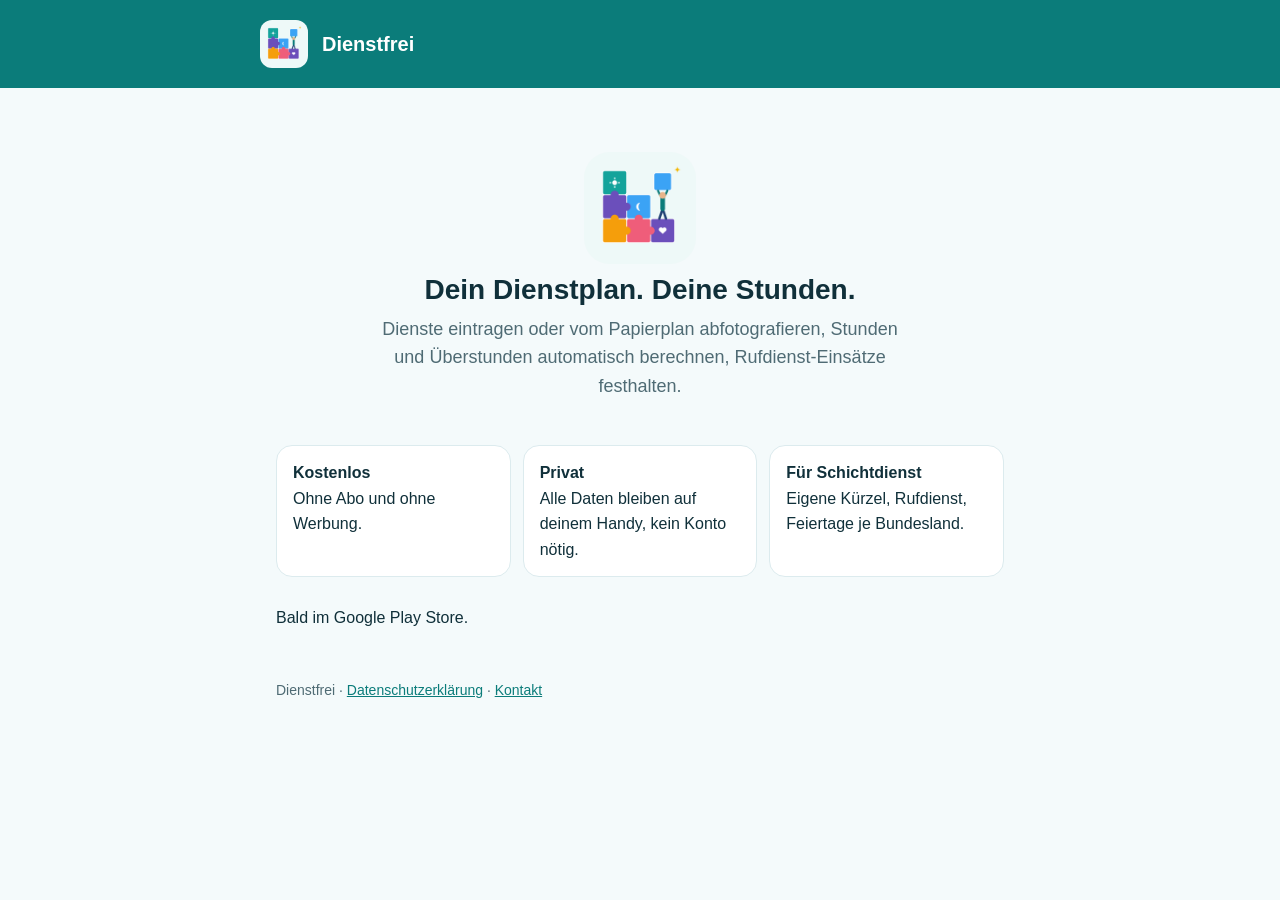
<file: index.html>
<!doctype html>
<html lang="de">
<head>
  <meta charset="utf-8">
  <meta name="viewport" content="width=device-width, initial-scale=1">
  <title>Dienstfrei – Dienstplan-App für Schichtarbeit</title>
  <meta name="description" content="Dienstfrei: Dienstplan, Stunden und Überstunden für Schichtdienst. Kostenlos, ohne Werbung, alle Daten bleiben auf deinem Handy.">
  <link rel="icon" href="icon.png">
  <link rel="stylesheet" href="style.css">
</head>
<body>
  <header><div class="inner"><img src="icon.png" alt=""><a href="index.html">Dienstfrei</a></div></header>
  <main>
    <section class="hero">
      <img src="icon.png" alt="App-Symbol von Dienstfrei">
      <h1>Dein Dienstplan. Deine Stunden.</h1>
      <p>Dienste eintragen oder vom Papierplan abfotografieren, Stunden und Überstunden automatisch berechnen, Rufdienst-Einsätze festhalten.</p>
    </section>
    <div class="facts">
      <div class="fact"><b>Kostenlos</b>Ohne Abo und ohne Werbung.</div>
      <div class="fact"><b>Privat</b>Alle Daten bleiben auf deinem Handy, kein Konto nötig.</div>
      <div class="fact"><b>Für Schichtdienst</b>Eigene Kürzel, Rufdienst, Feiertage je Bundesland.</div>
    </div>
    <p>Bald im Google Play Store.</p>
  </main>
  <footer>Dienstfrei · <a href="datenschutz.html">Datenschutzerklärung</a> · <a href="mailto:dienstfreiapp@gmx.net">Kontakt</a></footer>
</body>
</html>
</file>
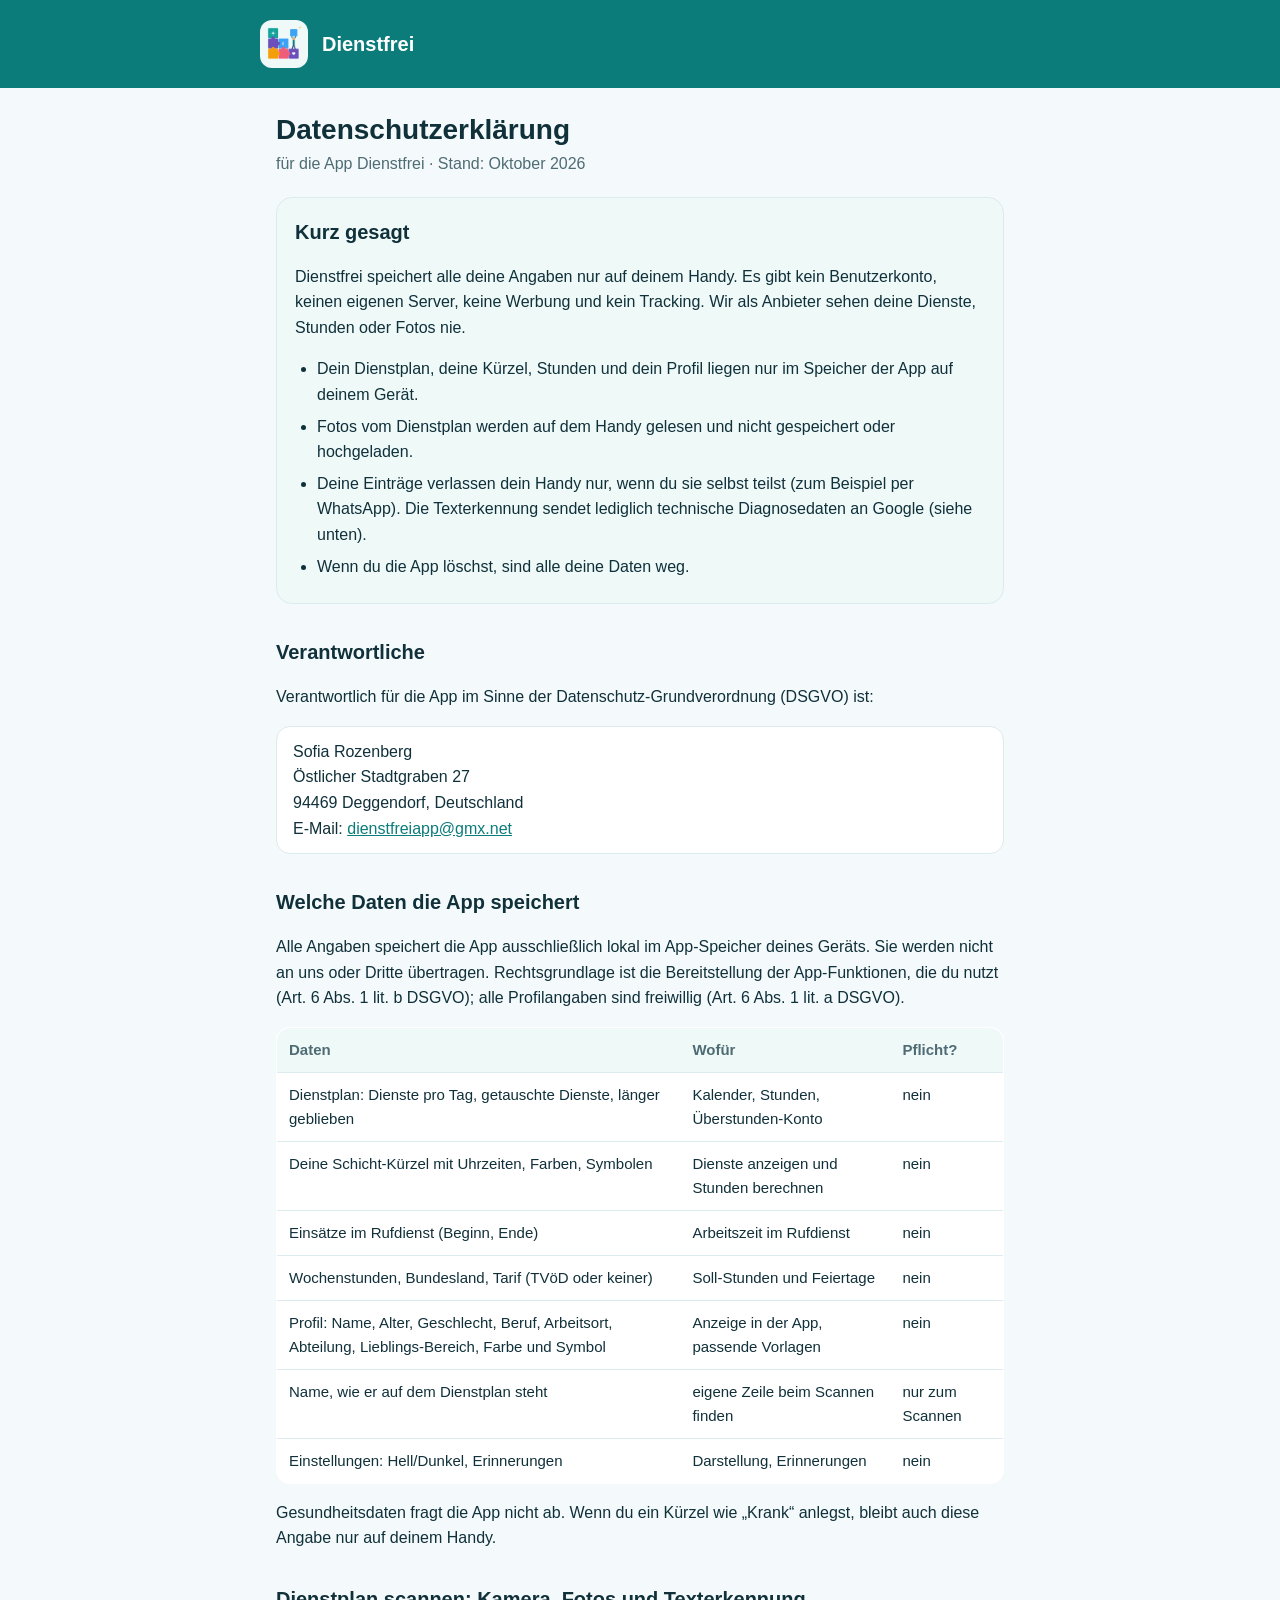
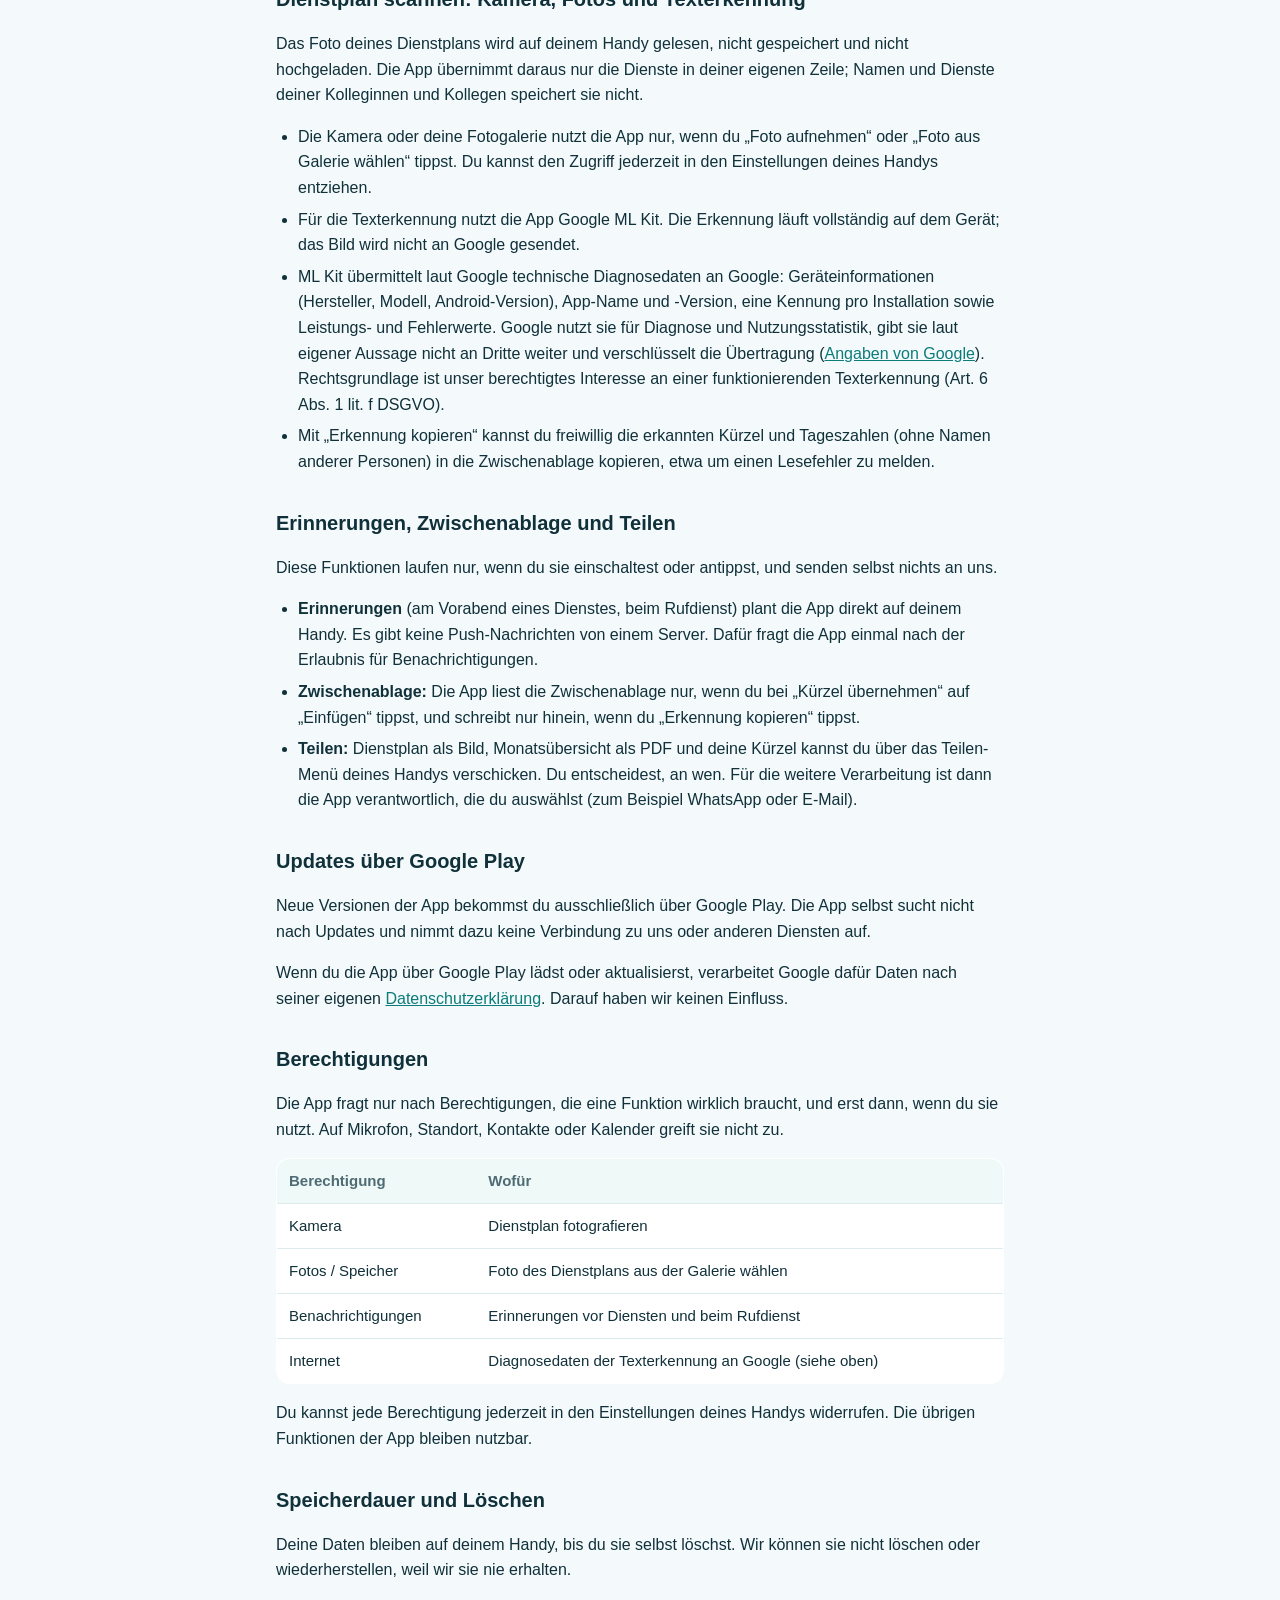
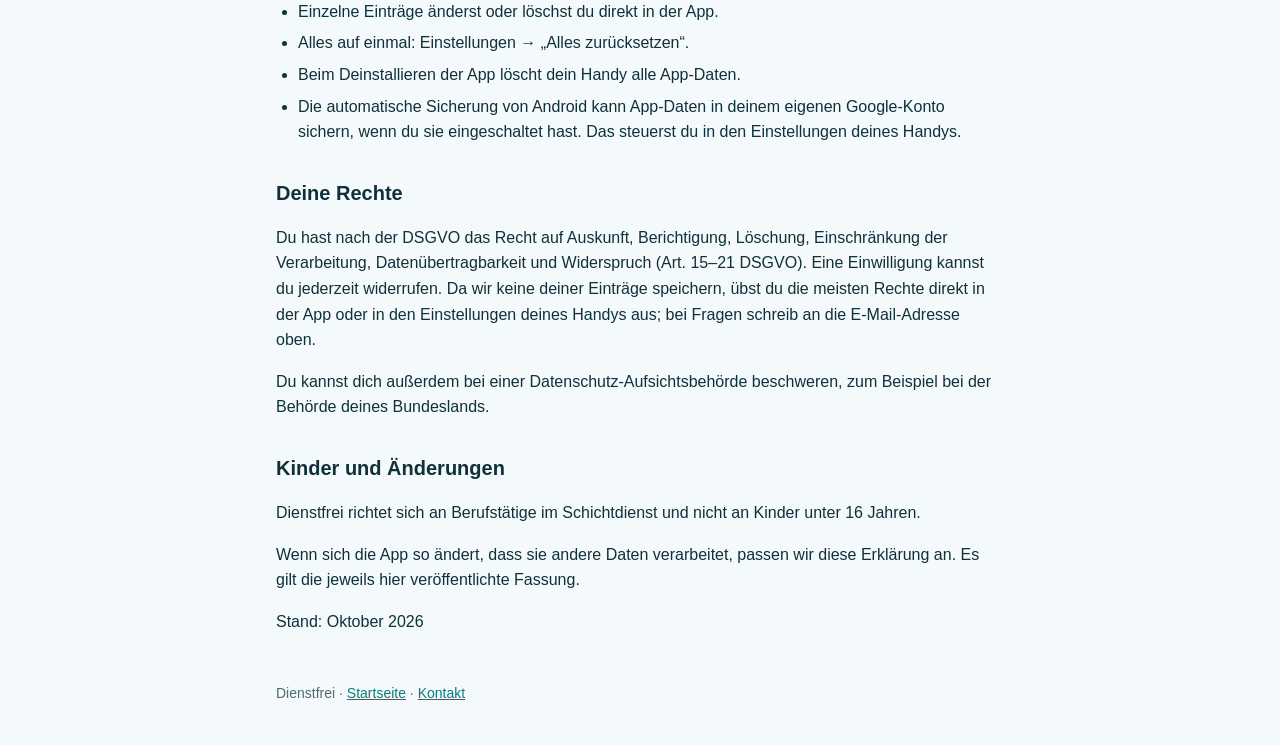
<file: datenschutz.html>
<!doctype html>
<html lang="de">
<head>
  <meta charset="utf-8">
  <meta name="viewport" content="width=device-width, initial-scale=1">
  <title>Datenschutzerklärung – Dienstfrei</title>
  <meta name="description" content="Datenschutzerklärung der App Dienstfrei: Alle Daten bleiben auf deinem Handy.">
  <link rel="icon" href="icon.png">
  <link rel="stylesheet" href="style.css">
</head>
<body>
  <header><div class="inner"><img src="icon.png" alt=""><a href="index.html">Dienstfrei</a></div></header>
  <main>
    <h1>Datenschutzerklärung</h1>
    <p class="meta">für die App Dienstfrei · Stand: Oktober 2026</p>

    <section class="summary">
      <h2>Kurz gesagt</h2>
      <p>Dienstfrei speichert alle deine Angaben nur auf deinem Handy. Es gibt kein Benutzerkonto, keinen eigenen Server, keine Werbung und kein Tracking. Wir als Anbieter sehen deine Dienste, Stunden oder Fotos nie.</p>
      <ul>
        <li>Dein Dienstplan, deine Kürzel, Stunden und dein Profil liegen nur im Speicher der App auf deinem Gerät.</li>
        <li>Fotos vom Dienstplan werden auf dem Handy gelesen und nicht gespeichert oder hochgeladen.</li>
        <li>Deine Einträge verlassen dein Handy nur, wenn du sie selbst teilst (zum Beispiel per WhatsApp). Die Texterkennung sendet lediglich technische Diagnosedaten an Google (siehe unten).</li>
        <li>Wenn du die App löschst, sind alle deine Daten weg.</li>
      </ul>
    </section>

    <h2>Verantwortliche</h2>
    <p>Verantwortlich für die App im Sinne der Datenschutz-Grundverordnung (DSGVO) ist:</p>
    <p class="address">
      Sofia Rozenberg<br>
      Östlicher Stadtgraben 27<br>
      94469 Deggendorf, Deutschland<br>
      E-Mail: <a href="mailto:dienstfreiapp@gmx.net">dienstfreiapp@gmx.net</a>
    </p>

    <h2>Welche Daten die App speichert</h2>
    <p>Alle Angaben speichert die App ausschließlich lokal im App-Speicher deines Geräts. Sie werden nicht an uns oder Dritte übertragen. Rechtsgrundlage ist die Bereitstellung der App-Funktionen, die du nutzt (Art. 6 Abs. 1 lit. b DSGVO); alle Profilangaben sind freiwillig (Art. 6 Abs. 1 lit. a DSGVO).</p>
    <div class="table-wrap">
      <table>
        <tr><th>Daten</th><th>Wofür</th><th>Pflicht?</th></tr>
        <tr><td>Dienstplan: Dienste pro Tag, getauschte Dienste, länger geblieben</td><td>Kalender, Stunden, Überstunden-Konto</td><td>nein</td></tr>
        <tr><td>Deine Schicht-Kürzel mit Uhrzeiten, Farben, Symbolen</td><td>Dienste anzeigen und Stunden berechnen</td><td>nein</td></tr>
        <tr><td>Einsätze im Rufdienst (Beginn, Ende)</td><td>Arbeitszeit im Rufdienst</td><td>nein</td></tr>
        <tr><td>Wochenstunden, Bundesland, Tarif (TVöD oder keiner)</td><td>Soll-Stunden und Feiertage</td><td>nein</td></tr>
        <tr><td>Profil: Name, Alter, Geschlecht, Beruf, Arbeitsort, Abteilung, Lieblings-Bereich, Farbe und Symbol</td><td>Anzeige in der App, passende Vorlagen</td><td>nein</td></tr>
        <tr><td>Name, wie er auf dem Dienstplan steht</td><td>eigene Zeile beim Scannen finden</td><td>nur zum Scannen</td></tr>
        <tr><td>Einstellungen: Hell/Dunkel, Erinnerungen</td><td>Darstellung, Erinnerungen</td><td>nein</td></tr>
      </table>
    </div>
    <p>Gesundheitsdaten fragt die App nicht ab. Wenn du ein Kürzel wie „Krank“ anlegst, bleibt auch diese Angabe nur auf deinem Handy.</p>

    <h2>Dienstplan scannen: Kamera, Fotos und Texterkennung</h2>
    <p>Das Foto deines Dienstplans wird auf deinem Handy gelesen, nicht gespeichert und nicht hochgeladen. Die App übernimmt daraus nur die Dienste in deiner eigenen Zeile; Namen und Dienste deiner Kolleginnen und Kollegen speichert sie nicht.</p>
    <ul>
      <li>Die Kamera oder deine Fotogalerie nutzt die App nur, wenn du „Foto aufnehmen“ oder „Foto aus Galerie wählen“ tippst. Du kannst den Zugriff jederzeit in den Einstellungen deines Handys entziehen.</li>
      <li>Für die Texterkennung nutzt die App Google ML Kit. Die Erkennung läuft vollständig auf dem Gerät; das Bild wird nicht an Google gesendet.</li>
      <li>ML Kit übermittelt laut Google technische Diagnosedaten an Google: Geräteinformationen (Hersteller, Modell, Android-Version), App-Name und -Version, eine Kennung pro Installation sowie Leistungs- und Fehlerwerte. Google nutzt sie für Diagnose und Nutzungsstatistik, gibt sie laut eigener Aussage nicht an Dritte weiter und verschlüsselt die Übertragung (<a href="https://developers.google.com/ml-kit/android-data-disclosure">Angaben von Google</a>). Rechtsgrundlage ist unser berechtigtes Interesse an einer funktionierenden Texterkennung (Art. 6 Abs. 1 lit. f DSGVO).</li>
      <li>Mit „Erkennung kopieren“ kannst du freiwillig die erkannten Kürzel und Tageszahlen (ohne Namen anderer Personen) in die Zwischenablage kopieren, etwa um einen Lesefehler zu melden.</li>
    </ul>

    <h2>Erinnerungen, Zwischenablage und Teilen</h2>
    <p>Diese Funktionen laufen nur, wenn du sie einschaltest oder antippst, und senden selbst nichts an uns.</p>
    <ul>
      <li><b>Erinnerungen</b> (am Vorabend eines Dienstes, beim Rufdienst) plant die App direkt auf deinem Handy. Es gibt keine Push-Nachrichten von einem Server. Dafür fragt die App einmal nach der Erlaubnis für Benachrichtigungen.</li>
      <li><b>Zwischenablage:</b> Die App liest die Zwischenablage nur, wenn du bei „Kürzel übernehmen“ auf „Einfügen“ tippst, und schreibt nur hinein, wenn du „Erkennung kopieren“ tippst.</li>
      <li><b>Teilen:</b> Dienstplan als Bild, Monatsübersicht als PDF und deine Kürzel kannst du über das Teilen-Menü deines Handys verschicken. Du entscheidest, an wen. Für die weitere Verarbeitung ist dann die App verantwortlich, die du auswählst (zum Beispiel WhatsApp oder E-Mail).</li>
    </ul>

    <h2>Updates über Google Play</h2>
    <p>Neue Versionen der App bekommst du ausschließlich über Google Play. Die App selbst sucht nicht nach Updates und nimmt dazu keine Verbindung zu uns oder anderen Diensten auf.</p>
    <p>Wenn du die App über Google Play lädst oder aktualisierst, verarbeitet Google dafür Daten nach seiner eigenen <a href="https://policies.google.com/privacy">Datenschutzerklärung</a>. Darauf haben wir keinen Einfluss.</p>

    <h2>Berechtigungen</h2>
    <p>Die App fragt nur nach Berechtigungen, die eine Funktion wirklich braucht, und erst dann, wenn du sie nutzt. Auf Mikrofon, Standort, Kontakte oder Kalender greift sie nicht zu.</p>
    <div class="table-wrap">
      <table>
        <tr><th>Berechtigung</th><th>Wofür</th></tr>
        <tr><td>Kamera</td><td>Dienstplan fotografieren</td></tr>
        <tr><td>Fotos / Speicher</td><td>Foto des Dienstplans aus der Galerie wählen</td></tr>
        <tr><td>Benachrichtigungen</td><td>Erinnerungen vor Diensten und beim Rufdienst</td></tr>
        <tr><td>Internet</td><td>Diagnosedaten der Texterkennung an Google (siehe oben)</td></tr>
      </table>
    </div>
    <p>Du kannst jede Berechtigung jederzeit in den Einstellungen deines Handys widerrufen. Die übrigen Funktionen der App bleiben nutzbar.</p>

    <h2>Speicherdauer und Löschen</h2>
    <p>Deine Daten bleiben auf deinem Handy, bis du sie selbst löschst. Wir können sie nicht löschen oder wiederherstellen, weil wir sie nie erhalten.</p>
    <ul>
      <li>Einzelne Einträge änderst oder löschst du direkt in der App.</li>
      <li>Alles auf einmal: Einstellungen → „Alles zurücksetzen“.</li>
      <li>Beim Deinstallieren der App löscht dein Handy alle App-Daten.</li>
      <li>Die automatische Sicherung von Android kann App-Daten in deinem eigenen Google-Konto sichern, wenn du sie eingeschaltet hast. Das steuerst du in den Einstellungen deines Handys.</li>
    </ul>

    <h2>Deine Rechte</h2>
    <p>Du hast nach der DSGVO das Recht auf Auskunft, Berichtigung, Löschung, Einschränkung der Verarbeitung, Datenübertragbarkeit und Widerspruch (Art. 15–21 DSGVO). Eine Einwilligung kannst du jederzeit widerrufen. Da wir keine deiner Einträge speichern, übst du die meisten Rechte direkt in der App oder in den Einstellungen deines Handys aus; bei Fragen schreib an die E-Mail-Adresse oben.</p>
    <p>Du kannst dich außerdem bei einer Datenschutz-Aufsichtsbehörde beschweren, zum Beispiel bei der Behörde deines Bundeslands.</p>

    <h2>Kinder und Änderungen</h2>
    <p>Dienstfrei richtet sich an Berufstätige im Schichtdienst und nicht an Kinder unter 16 Jahren.</p>
    <p>Wenn sich die App so ändert, dass sie andere Daten verarbeitet, passen wir diese Erklärung an. Es gilt die jeweils hier veröffentlichte Fassung.</p>
    <p>Stand: Oktober 2026</p>
  </main>
  <footer>Dienstfrei · <a href="index.html">Startseite</a> · <a href="mailto:dienstfreiapp@gmx.net">Kontakt</a></footer>
</body>
</html>
</file>
<file: style.css>
:root {
  --bg: #F4FAFB;
  --card: #FFFFFF;
  --line: #DCEBEE;
  --ink: #10303A;
  --muted: #4F6B74;
  --teal: #0B7C7A;
  --teal-soft: #EEF9F8;
  --link: #0B7C7A;
}
@media (prefers-color-scheme: dark) {
  :root {
    --bg: #0E1A1F;
    --card: #16262C;
    --line: #273B42;
    --ink: #E6F1F3;
    --muted: #9DB4BB;
    --teal: #108F89;
    --teal-soft: #123333;
    --link: #6FD6CE;
  }
}
* { box-sizing: border-box; }
body {
  margin: 0;
  background: var(--bg);
  color: var(--ink);
  font: 16px/1.6 -apple-system, BlinkMacSystemFont, "Segoe UI", Roboto, Helvetica, Arial, sans-serif;
}
a { color: var(--link); }
header {
  background: var(--teal);
  color: #fff;
  padding: 20px 16px;
}
header .inner, main, footer { max-width: 760px; margin: 0 auto; }
header .inner { display: flex; align-items: center; gap: 14px; }
header img { width: 48px; height: 48px; border-radius: 12px; }
header a { color: #fff; text-decoration: none; font-weight: 700; font-size: 20px; }
main { padding: 24px 16px 8px; }
h1 { font-size: 28px; line-height: 1.25; margin: 0 0 4px; }
h2 { font-size: 20px; margin: 32px 0 8px; }
.meta { color: var(--muted); margin: 0 0 20px; }
.summary {
  background: var(--teal-soft);
  border: 1px solid var(--line);
  border-radius: 16px;
  padding: 4px 18px 8px;
}
.summary h2 { margin-top: 14px; }
.address {
  background: var(--card);
  border: 1px solid var(--line);
  border-radius: 14px;
  padding: 12px 16px;
}
ul { padding-left: 22px; }
li { margin: 6px 0; }
.table-wrap { overflow-x: auto; }
table {
  width: 100%;
  border-collapse: collapse;
  background: var(--card);
  border: 1px solid var(--line);
  border-radius: 14px;
  overflow: hidden;
  font-size: 15px;
}
th, td { text-align: left; padding: 10px 12px; border-bottom: 1px solid var(--line); vertical-align: top; }
th { color: var(--muted); font-weight: 600; background: var(--teal-soft); }
tr:last-child td { border-bottom: 0; }
footer { padding: 24px 16px 40px; color: var(--muted); font-size: 14px; }
.hero { text-align: center; padding: 40px 0 16px; }
.hero img { width: 112px; height: 112px; border-radius: 26px; }
.hero p { color: var(--muted); font-size: 18px; max-width: 520px; margin: 8px auto 0; }
.facts { display: grid; gap: 12px; grid-template-columns: repeat(auto-fit, minmax(200px, 1fr)); margin: 28px 0; }
.fact { background: var(--card); border: 1px solid var(--line); border-radius: 16px; padding: 14px 16px; }
.fact b { display: block; }
</file>
